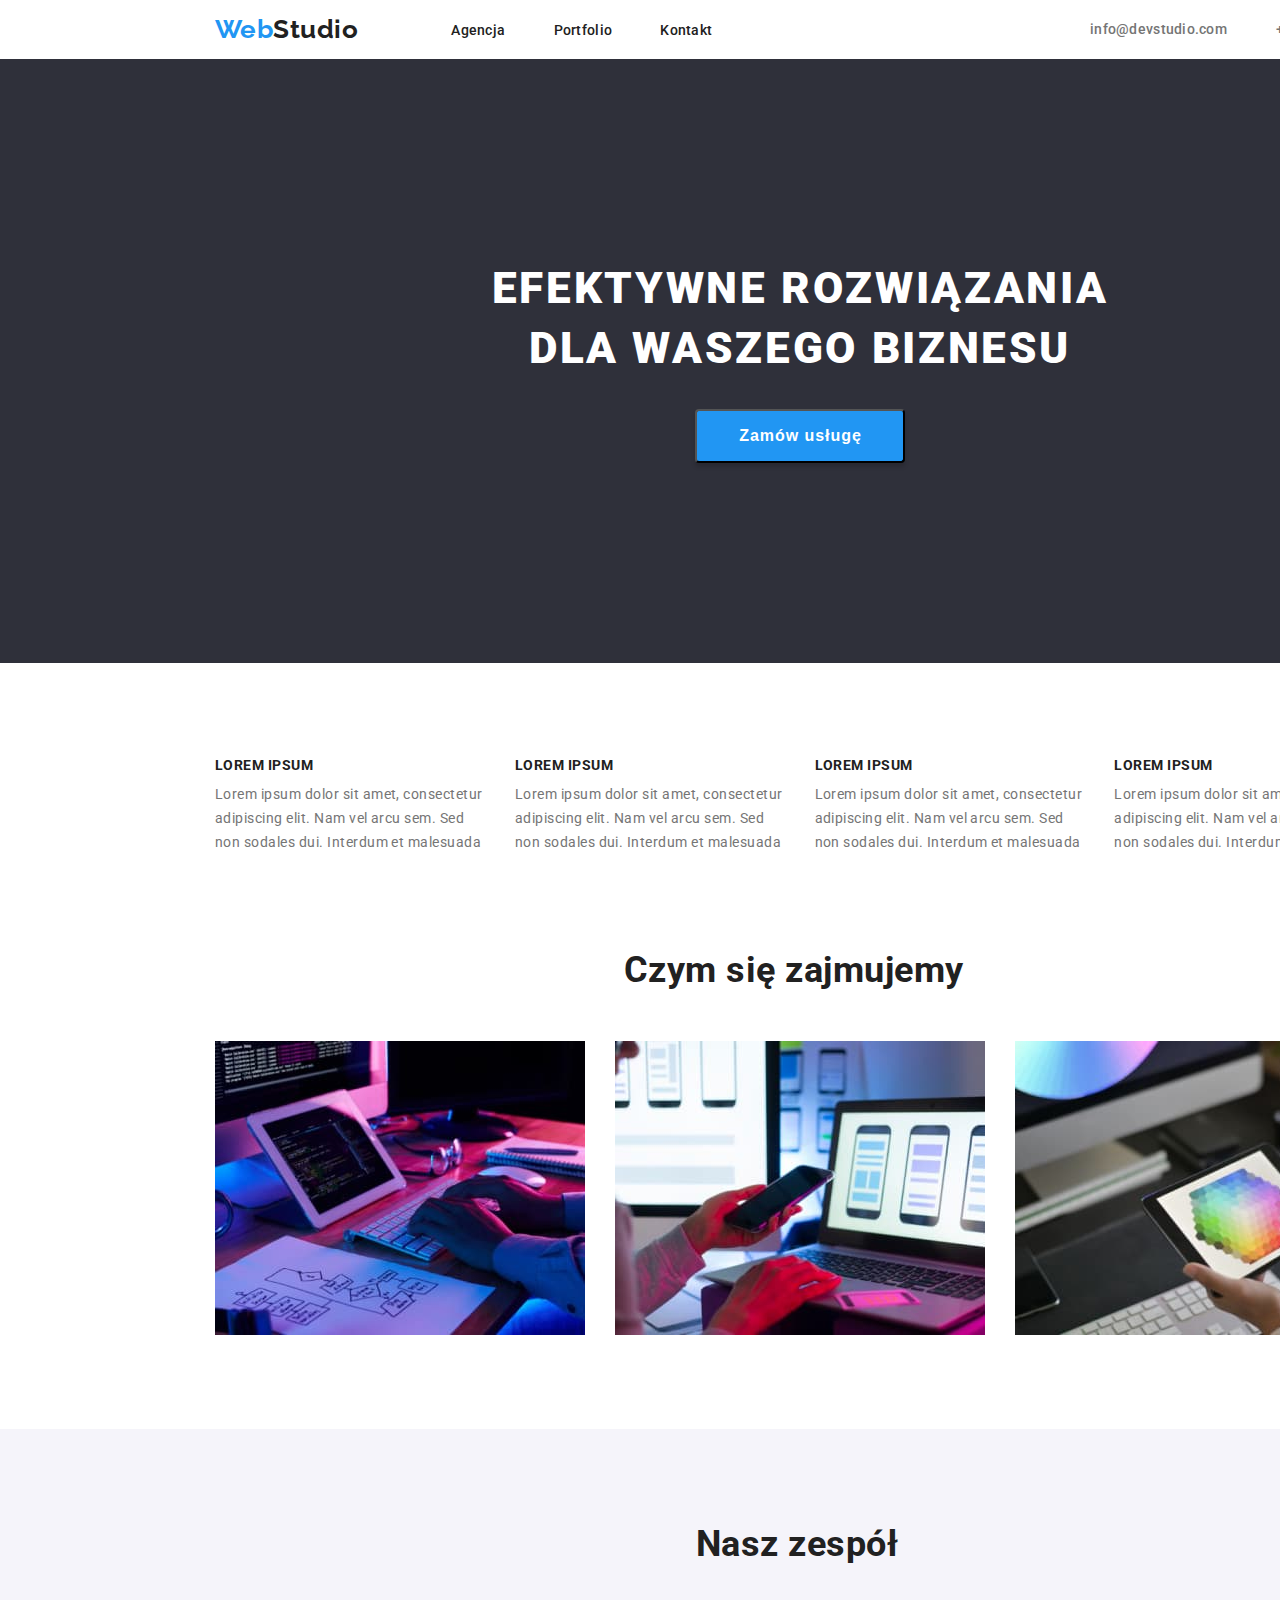
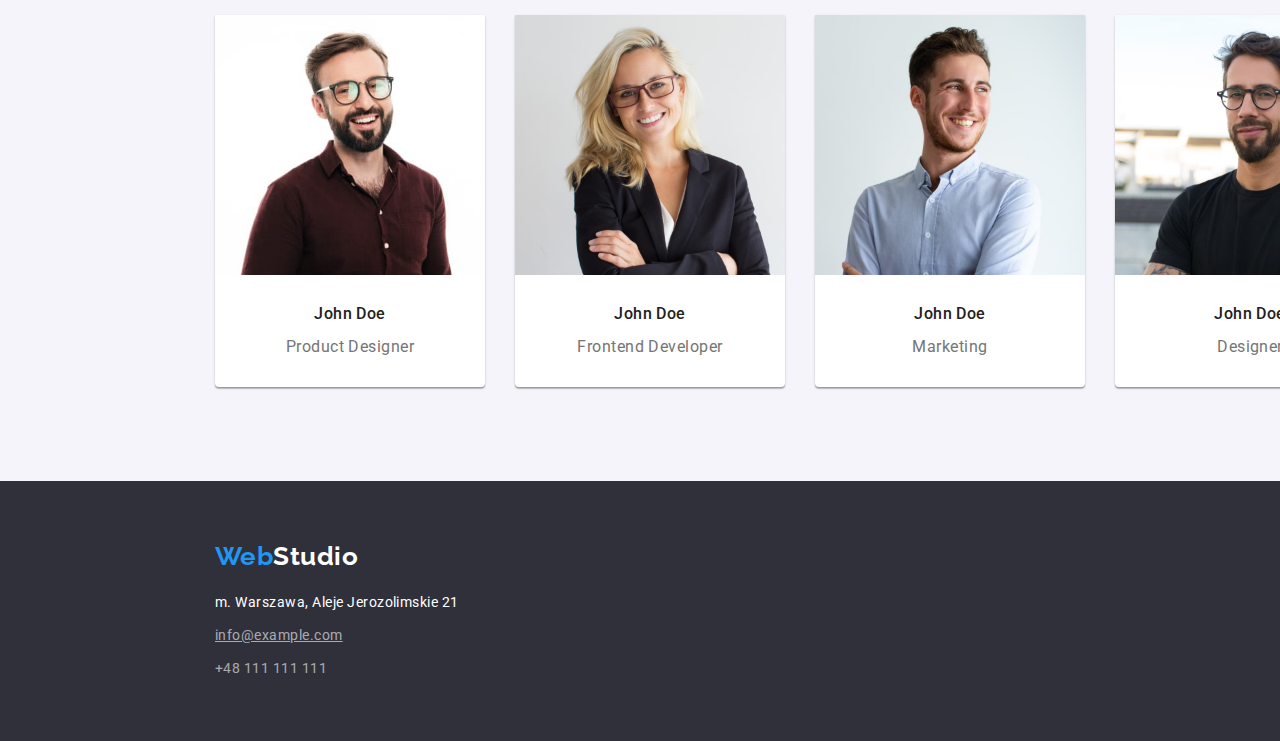
<file: index.html>
<!DOCTYPE html>
<html lang="pl">
  <head>
    <meta charset="UTF-8" />
    <meta http-equiv="X-UA-Compatible" content="IE=edge" />
    <meta name="viewport" content="width=device-width, initial-scale=1.0" />
    <link rel="preconnect" href="https://fonts.googleapis.com" />
    <link rel="preconnect" href="https://fonts.gstatic.com" crossorigin />
    <link
      rel="stylesheet"
      href="https://cdnjs.cloudflare.com/ajax/libs/modern-normalize/1.1.0/modern-normalize.min.css"
      integrity="sha512-wpPYUAdjBVSE4KJnH1VR1HeZfpl1ub8YT/NKx4PuQ5NmX2tKuGu6U/JRp5y+Y8XG2tV+wKQpNHVUX03MfMFn9Q=="
      crossorigin="anonymous"
      referrerpolicy="no-referrer"
    />
    <link
      href="https://fonts.googleapis.com/css2?family=Raleway:wght@700&family=Roboto:wght@400;500;700;900&display=swap"
      rel="stylesheet"
    />

    <title>Main page</title>
    <link rel="stylesheet" href="./css/styles.css" />
  </head>

  <body>
    <header class="header container">
      <div class="div-with-logo-and-nav">
        <a class="logo" href="./index.html"
          ><span class="accent">Web</span>Studio</a
        >
        <nav>
          <ul class="nav">
            <li><a href="#">Agencja</a></li>
            <li><a href="./portfolio.html">Portfolio</a></li>
            <li><a href="#">Kontakt</a></li>
          </ul>
        </nav>
      </div>
      <div class="div-with-email-and-tel">
        <a class="contact-header" href="mailto:info@devstudio.com"
          >info@devstudio.com</a
        >
        <a class="contact-header" href="tel:+48111111111">+48 111 111 111</a>
      </div>
    </header>

    <main>
      <section class="main-section">
        <h1 class="h1">
          EFEKTYWNE ROZWIĄZANIA <br />
          DLA WASZEGO BIZNESU
        </h1>
        <button class="order-button" type="button">Zamów usługę</button>
      </section>

      <div class="about-us">
        <section class="container section">
          <ul class="about-us-list">
            <li>
              <h3>LOREM IPSUM</h3>
              <p>
                Lorem ipsum dolor sit amet, consectetur adipiscing elit. Nam vel
                arcu sem. Sed non sodales dui. Interdum et malesuada
              </p>
            </li>
            <li>
              <h3>LOREM IPSUM</h3>
              <p>
                Lorem ipsum dolor sit amet, consectetur adipiscing elit. Nam vel
                arcu sem. Sed non sodales dui. Interdum et malesuada
              </p>
            </li>
            <li>
              <h3>LOREM IPSUM</h3>
              <p>
                Lorem ipsum dolor sit amet, consectetur adipiscing elit. Nam vel
                arcu sem. Sed non sodales dui. Interdum et malesuada
              </p>
            </li>
            <li>
              <h3>LOREM IPSUM</h3>
              <p>
                Lorem ipsum dolor sit amet, consectetur adipiscing elit. Nam vel
                arcu sem. Sed non sodales dui. Interdum et malesuada
              </p>
            </li>
          </ul>
        </section>

        <section class="what-we-do container">
          <h2 class="h2-what-we-do">Czym się zajmujemy</h2>
          <ul class="what-we-do-list">
            <li>
              <img
                src="./images/mainpage/image-1.jpg"
                alt="programista kodujący przy swoim biurku"
                width="370"
                height="294"
              />
            </li>
            <li>
              <img
                src="./images/mainpage/image-2.jpg"
                alt="programista wybierający interfejs aplikacji mobilnej"
                width="370"
                height="294"
              />
            </li>
            <li>
              <img
                src="./images/mainpage/image-3.jpg"
                alt="programista wybierający kolor z palety barw"
                width="370"
                height="294"
              />
            </li>
          </ul>
        </section>
      </div>
      <section class="our-team">
        <div class="container">
          <h2 class="h2-our-team">Nasz zespół</h2>
          <ul class="our-team-list">
            <li>
              <figure>
                <img
                  src="./images/mainpage/photo-1.jpg"
                  alt="zdjęcie przedstawiające Johna Doe"
                  width="270"
                  height="260"
                />
                <figcaption>
                  <h4>John Doe</h4>
                  <p>Product Designer</p>
                </figcaption>
              </figure>
            </li>
            <li>
              <figure>
                <img
                  src="./images/mainpage/photo-2.jpg"
                  alt="zdjęcie przedstawiające Johna Doe"
                  width="270"
                  height="260"
                />
                <figcaption>
                  <h4>John Doe</h4>
                  <p>Frontend Developer</p>
                </figcaption>
              </figure>
            </li>
            <li>
              <figure>
                <img
                  src="./images/mainpage/photo-3.jpg"
                  alt="zdjęcie przedstawiające Johna Doe"
                  width="270"
                  height="260"
                />
                <figcaption>
                  <h4>John Doe</h4>
                  <p>Marketing</p>
                </figcaption>
              </figure>
            </li>
            <li>
              <figure>
                <img
                  src="./images/mainpage/photo-4.jpg"
                  alt="zdjęcie przedstawiające Johna Doe"
                  width="270"
                  height="260"
                />
                <figcaption>
                  <h4>John Doe</h4>
                  <p>Designer</p>
                </figcaption>
              </figure>
            </li>
          </ul>
        </div>
      </section>
    </main>

    <div class="fotter-for-background">
      <footer class="footer container">
        <p class="logo-fotter">
          <a class="logo-fotter" href="./index.html"
            ><span class="accent">Web</span>Studio</a
          >
        </p>

        <address class="address">
          <p>m. Warszawa, Aleje Jerozolimskie 21</p>
          <div class="email-in-fotter">
            <a class="e-mail" href="mailto:info@devstudio.com"
              >info@example.com</a
            >
          </div>
          <a href="tel:+48111111111">+48 111 111 111</a>
        </address>
      </footer>
    </div>
  </body>
</html>
</file>
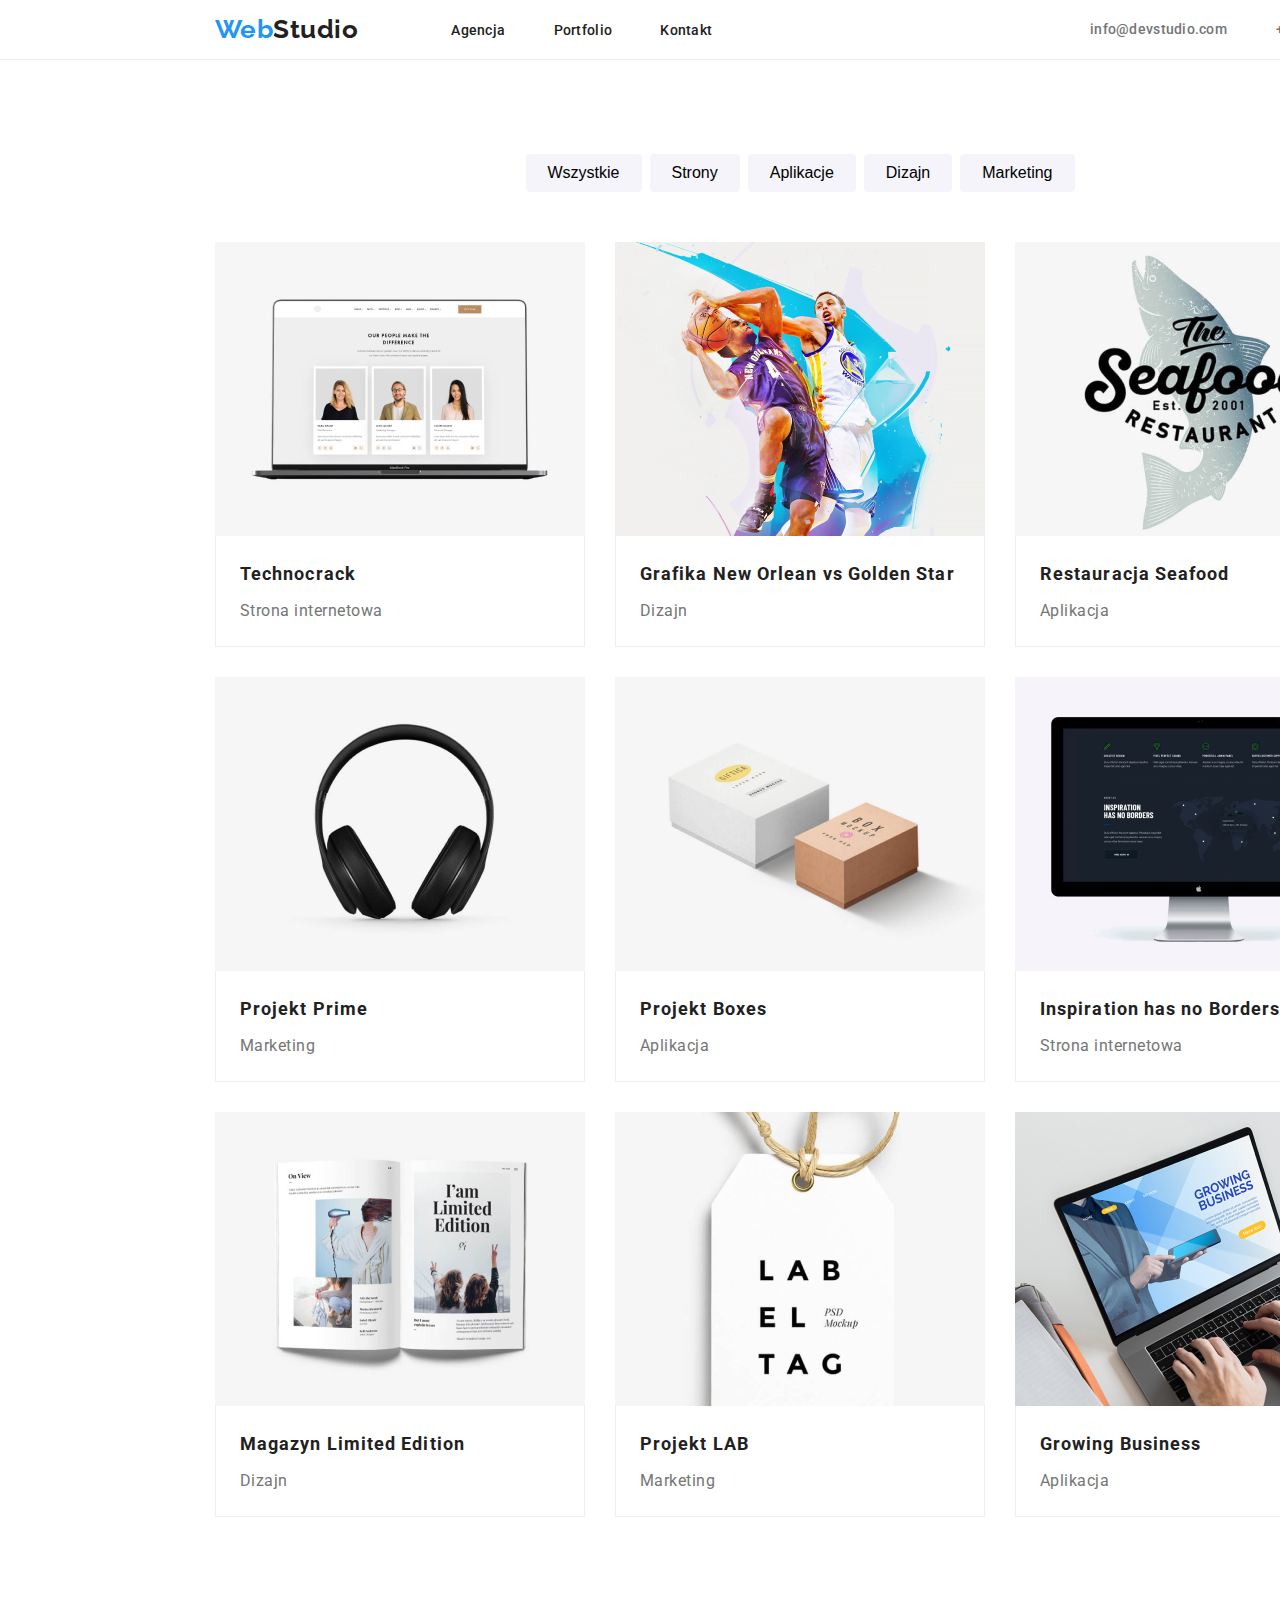
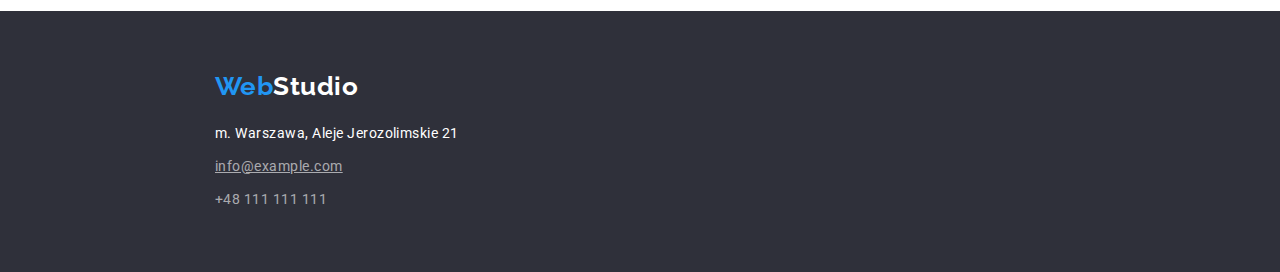
<file: portfolio.html>
<!DOCTYPE html>
<html lang="pl">
  <head>
    <meta charset="UTF-8" />
    <meta http-equiv="X-UA-Compatible" content="IE=edge" />
    <meta name="viewport" content="width=device-width, initial-scale=1.0" />
    <link rel="preconnect" href="https://fonts.googleapis.com" />
    <link rel="preconnect" href="https://fonts.gstatic.com" crossorigin />
    <link
      rel="stylesheet"
      href="https://cdnjs.cloudflare.com/ajax/libs/modern-normalize/1.1.0/modern-normalize.min.css"
      integrity="sha512-wpPYUAdjBVSE4KJnH1VR1HeZfpl1ub8YT/NKx4PuQ5NmX2tKuGu6U/JRp5y+Y8XG2tV+wKQpNHVUX03MfMFn9Q=="
      crossorigin="anonymous"
      referrerpolicy="no-referrer"
    />
    <link
      href="https://fonts.googleapis.com/css2?family=Raleway:wght@700&family=Roboto:wght@400;500;700;900&display=swap"
      rel="stylesheet"
    />

    <title>Portfolio</title>
    <link rel="stylesheet" href="./css/styles.css" />
  </head>

  <body>
    <div class="div-for-bottom-line">
      <header class="header container">
        <div class="div-with-logo-and-nav">
          <a class="logo" href="./index.html"
            ><span class="accent">Web</span>Studio</a
          >
          <nav>
            <ul class="nav">
              <li><a href="#">Agencja</a></li>
              <li><a href="./portfolio.html">Portfolio</a></li>
              <li><a href="#">Kontakt</a></li>
            </ul>
          </nav>
        </div>
        <div class="div-with-email-and-tel">
          <a class="contact-header" href="mailto:info@devstudio.com"
            >info@devstudio.com</a
          >
          <a class="contact-header" href="tel:+48111111111">+48 111 111 111</a>
        </div>
      </header>
    </div>
    <main class="portfolio-button-list container">
      <section class="section">
        <ul class="portfolio-button-list-open">
          <li>
            <button class="portfolio-button" type="button">Wszystkie</button>
          </li>
          <li>
            <button class="portfolio-button" type="button">Strony</button>
          </li>
          <li>
            <button class="portfolio-button" type="button">Aplikacje</button>
          </li>
          <li>
            <button class="portfolio-button" type="button">Dizajn</button>
          </li>
          <li>
            <button class="portfolio-button" type="button">Marketing</button>
          </li>
        </ul>

        <ul class="portfolio-item">
          <li class="porftolio-item-li">
            <figure>
              <img
                src="./images/portfolio/img1.jpg"
                alt="przykładowa strona internetowa zawierająca zdjęcia oraz opis pracowników"
                width="370"
                height="294"
              />
              <figcaption>
                <h4>Technocrack</h4>
                <p>Strona internetowa</p>
              </figcaption>
            </figure>
          </li>
          <li class="porftolio-item-li">
            <figure>
              <img
                src="./images/portfolio/img2.jpg"
                alt="zdjęcie przedstawiające grających 2 koszykarzy"
                width="370"
                height="294"
              />
              <figcaption>
                <h4>Grafika New Orlean vs Golden Star</h4>
                <p>Dizajn</p>
              </figcaption>
            </figure>
          </li>
          <li class="porftolio-item-li">
            <figure>
              <img
                src="./images/portfolio/img3.jpg"
                alt="logo restauracji Seafood przedstawiające rybę oraz nazwę restauracji"
                width="370"
                height="294"
              />
              <figcaption>
                <h4>Restauracja Seafood</h4>
                <p>Aplikacja</p>
              </figcaption>
            </figure>
          </li>
          <li class="porftolio-item-li">
            <figure>
              <img
                src="./images/portfolio/img4.jpg"
                alt="czarne słuchawki nauszne"
                width="370"
                height="294"
              />
              <figcaption>
                <h4>Projekt Prime</h4>
                <p>Marketing</p>
              </figcaption>
            </figure>
          </li>
          <li class="porftolio-item-li">
            <figure>
              <img
                src="./images/portfolio/img5.jpg"
                alt="zdjęcie dwóch pudełek, białe jest większe od brązowego"
                width="370"
                height="294"
              />
              <figcaption>
                <h4>Projekt Boxes</h4>
                <p>Aplikacja</p>
              </figcaption>
            </figure>
          </li>
          <li class="porftolio-item-li">
            <figure>
              <img
                src="./images/portfolio/img6.jpg"
                alt="główna strona internetowa zawierająca grafikę świata oraz napis: inspiracja nie ma granic"
                width="370"
                height="294"
              />
              <figcaption>
                <h4>Inspiration has no Borders</h4>
                <p>Strona internetowa</p>
              </figcaption>
            </figure>
          </li>
          <li class="porftolio-item-li">
            <figure>
              <img
                src="./images/portfolio/img7.jpg"
                alt="otwarty magazyn limited edition"
                width="370"
                height="294"
              />
              <figcaption>
                <h4>Magazyn Limited Edition</h4>
                <p>Dizajn</p>
              </figcaption>
            </figure>
          </li>
          <li class="porftolio-item-li">
            <figure>
              <img
                src="./images/portfolio/img8.jpg"
                alt="zawieszka na sznurku z napisem labeltag"
                width="370"
                height="294"
              />
              <figcaption>
                <h4>Projekt LAB</h4>
                <p>Marketing</p>
              </figcaption>
            </figure>
          </li>
          <li class="porftolio-item-li">
            <figure>
              <img
                src="./images/portfolio/img9.jpg"
                alt="otwarty laptop ze stroną o rozwoju biznesu, na klawiaturze widać ręce ustawione do pisania"
                width="370"
                height="294"
              />
              <figcaption>
                <h4>Growing Business</h4>
                <p>Aplikacja</p>
              </figcaption>
            </figure>
          </li>
        </ul>
      </section>
    </main>

    <div class="fotter-for-background">
      <footer class="footer container">
        <p class="logo-fotter">
          <a class="logo-fotter" href="./index.html"
            ><span class="accent">Web</span>Studio</a
          >
        </p>

        <address class="address">
          <p>m. Warszawa, Aleje Jerozolimskie 21</p>
          <div class="email-in-fotter">
            <a class="e-mail" href="mailto:info@devstudio.com"
              >info@example.com</a
            >
          </div>

          <a href="tel:+48111111111">+48 111 111 111</a>
        </address>
      </footer>
    </div>
  </body>
</html>
</file>
<file: css/styles.css>
body {
  font-family: "Roboto", "Raleway", sans-serif;
  font-weight: 400;
  letter-spacing: 0.03em;
  color: #212121;
  width: 1600px;
  margin: 0 auto;
}

:root {
  --color-blue: #2196f3;
  --color-p: #757575;
  --color-darkbackground: #2f303a;
  --color-white: #ffffff;
  --color-light-grey: #f5f4fa;
}

*,
*::before,
*::after {
  box-sizing: border-box;
  margin: 0;
  padding: 0;
}

.container {
  max-width: 1200px;
  margin: 0 auto;
  padding: 0 15px;
}

.accent {
  color: var(--color-blue);
}

.header {
  background-color: var(--color-white);

  display: flex;
  justify-content: space-between;
  align-items: center;
  padding-top: 14.3px;
  padding-bottom: 14.3px;
}

.div-for-bottom-line {
  border-bottom-width: 1px;
  border-bottom-style: solid;
  border-bottom-color: #ececec;
}

.div-with-logo-and-nav {
  display: flex;
  justify-content: space-between;
  align-items: center;
}

.portfolio-item {
  background-color: var(--color-white);
  display: flex;
  flex-wrap: wrap;
  max-width: 100%;
  padding: 0;
  gap: 30px;
}

.porftolio-item-li figcaption {
  border-left: 1px solid #eeeeee;
  border-bottom: 1px solid #eeeeee;
  border-right: 1px solid #eeeeee;
  padding-left: 24px;
  padding-top: 20px;
  padding-bottom: 20px;
}

figcaption h4 {
  margin-bottom: 4px;
}
.logo {
  font-family: "Raleway";
  font-weight: 700;
  font-size: 26px;
  line-height: 1.17;
  text-decoration: none;
  color: inherit;
}

.nav {
  list-style: none;
  display: flex;
  justify-content: space-between;
  width: 261px;
  padding-left: 0px;
  margin-left: 93px;
}
.nav a {
  font-weight: 500;
  font-size: 14px;
  line-height: 1.17;
  letter-spacing: 0.02em;
  color: inherit;
  text-decoration: none;
}

.nav a:hover,
.nav a:focus {
  color: var(--color-blue);
}

.contact-header {
  font-weight: 500;
  font-size: 14px;
  line-height: 1.17;
  letter-spacing: 0.02em;
  color: var(--color-p);
  text-decoration: none;
}

.contact-header:hover,
.contact-header:focus {
  color: var(--color-blue);
}

.div-with-email-and-tel {
  width: 295px;
  display: flex;
  justify-content: space-between;
}

.h1 {
  font-weight: 900;
  font-size: 44px;
  line-height: 1.36;
  letter-spacing: 0.06em;
  color: var(--color-white);
  padding-bottom: 30px;
}

.main-section {
  background-color: var(--color-darkbackground);
  display: block;
  margin: 0 auto;
  text-align: center;
  padding-top: 200px;
  padding-bottom: 200px;
}

.order-button {
  font-weight: 700;
  font-size: 16px;
  line-height: 1.88;
  letter-spacing: 0.06em;
  padding: 10px 41px 10px 42px;
  color: var(--color-white);
  background-color: var(--color-blue);
  box-shadow: 0px 4px 4px rgba(0, 0, 0, 0.15);
  border-radius: 4px;
}

.order-button:hover,
.order-button:focus {
  cursor: pointer;
}

.about-us {
  background-color: var(--color-white);
}

.about-us h3 {
  font-weight: 700;
  font-size: 14px;
  line-height: 1.17;
  margin-bottom: 10px;
}

.about-us p {
  font-size: 14px;
  line-height: 1.71;
  color: var(--color-p);
}

.about-us-list {
  list-style: none;
  display: flex;
  justify-content: space-between;
  gap: 29px;
}

.what-we-do {
  background-color: var(--color-white);
}

.what-we-do-list {
  list-style: none;
  display: flex;
  justify-content: space-between;
  gap: 30px;
  padding-bottom: 94px;
}

.h2-our-team {
  font-weight: 700;
  font-size: 36px;
  line-height: 1.17;
  padding-bottom: 50px;
  padding-top: 94px;
  padding-left: 481px;
}
.h2-what-we-do {
  font-weight: 700;
  font-size: 36px;
  line-height: 1.17;
  padding-bottom: 50px;
  padding-left: 409px;
}

.our-team {
  background-color: var(--color-light-grey);
}

.our-team-list {
  list-style: none;
  display: flex;
  justify-content: space-between;
  gap: 30px;
  padding-bottom: 94px;
}

.our-team-list h4 {
  font-weight: 500;
  font-size: 16px;
  line-height: 1.17;
  padding-top: 30px;
  padding-bottom: 10px;
}

.our-team-list p {
  font-size: 16px;
  line-height: 1.17;
  padding-bottom: 30px;
  color: var(--color-p);
}

.our-team-list figure {
  background-color: var(--color-white);
  box-shadow: 0px 1px 3px rgba(0, 0, 0, 0.12), 0px 1px 1px rgba(0, 0, 0, 0.14),
    0px 2px 1px rgba(0, 0, 0, 0.2);
  border-radius: 0px 0px 4px 4px;
}

.our-team-list figcaption {
  display: block;
  text-align: center;
  margin: 0 auto;
}
.portfolio-button {
  font-weight: 500;
  font-size: 16px;
  line-height: 1.63;
  background-color: var(--color-light-grey);
  cursor: pointer;
  border-radius: 4px;
  border: 0px;
  padding: 6px 22px 6px 22px;
}

.portfolio-button:hover,
.portfolio-button:focus {
  color: var(--color-white);
  background-color: var(--color-blue);
}

.section {
  padding-top: 94px;
  padding-bottom: 94px;
}
.portfolio-button-list ul {
  list-style: none;
}

.portfolio-button-list-open {
  display: flex;
  gap: 8px;
  justify-content: center;
  padding-bottom: 50px;
}

img {
  display: block;
}

.portfolio-item h4 {
  font-weight: 700;
  font-size: 18px;
  line-height: 2;
  letter-spacing: 0.06em;
}

.portfolio-item p {
  font-size: 16px;
  line-height: 1.88;
  color: var(--color-p);
}

.fotter-for-background {
  background-color: var(--color-darkbackground);
}

.logo-fotter {
  font-family: "Raleway";
  font-weight: 700;
  font-size: 26px;
  line-height: 1.17;
  color: var(--color-white);
  text-decoration: none;
  padding-top: 60px;
  padding-bottom: 20px;
}
.address {
  padding-bottom: 60px;
}
.address p {
  font-size: 14px;
  line-height: 1.71;
  color: var(--color-white);
  font-style: normal;
  margin-bottom: 9px;
}

.address a {
  font-size: 14px;
  line-height: 1.71;
  color: rgba(255, 255, 255, 0.6);
  font-style: normal;
  text-decoration: none;
}

.address .e-mail {
  text-decoration: underline;
}

.email-in-fotter {
  margin-bottom: 9px;
}

.logo-fotter:hover,
.logo-fotter:focus {
  color: var(--color-blue);
}

.address a:focus,
.address a:hover {
  color: var(--color-blue);
}
</file>
